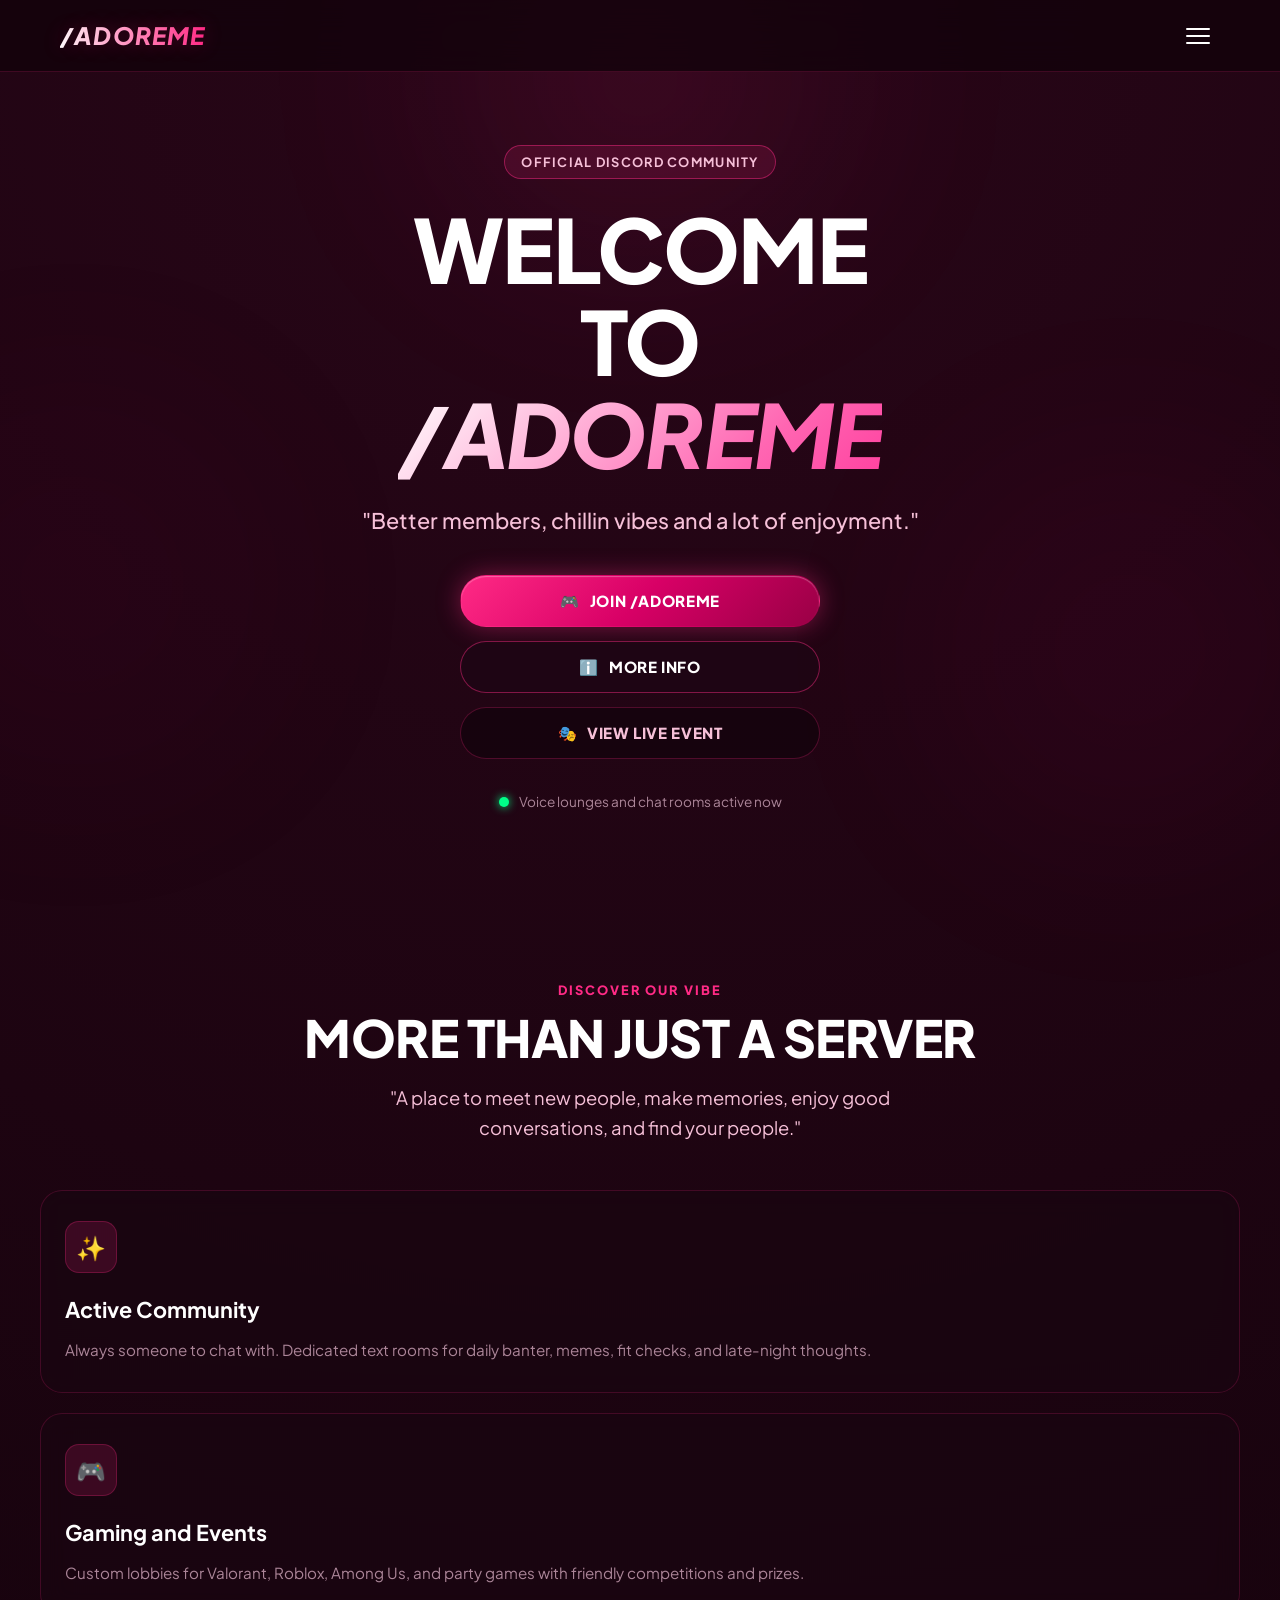
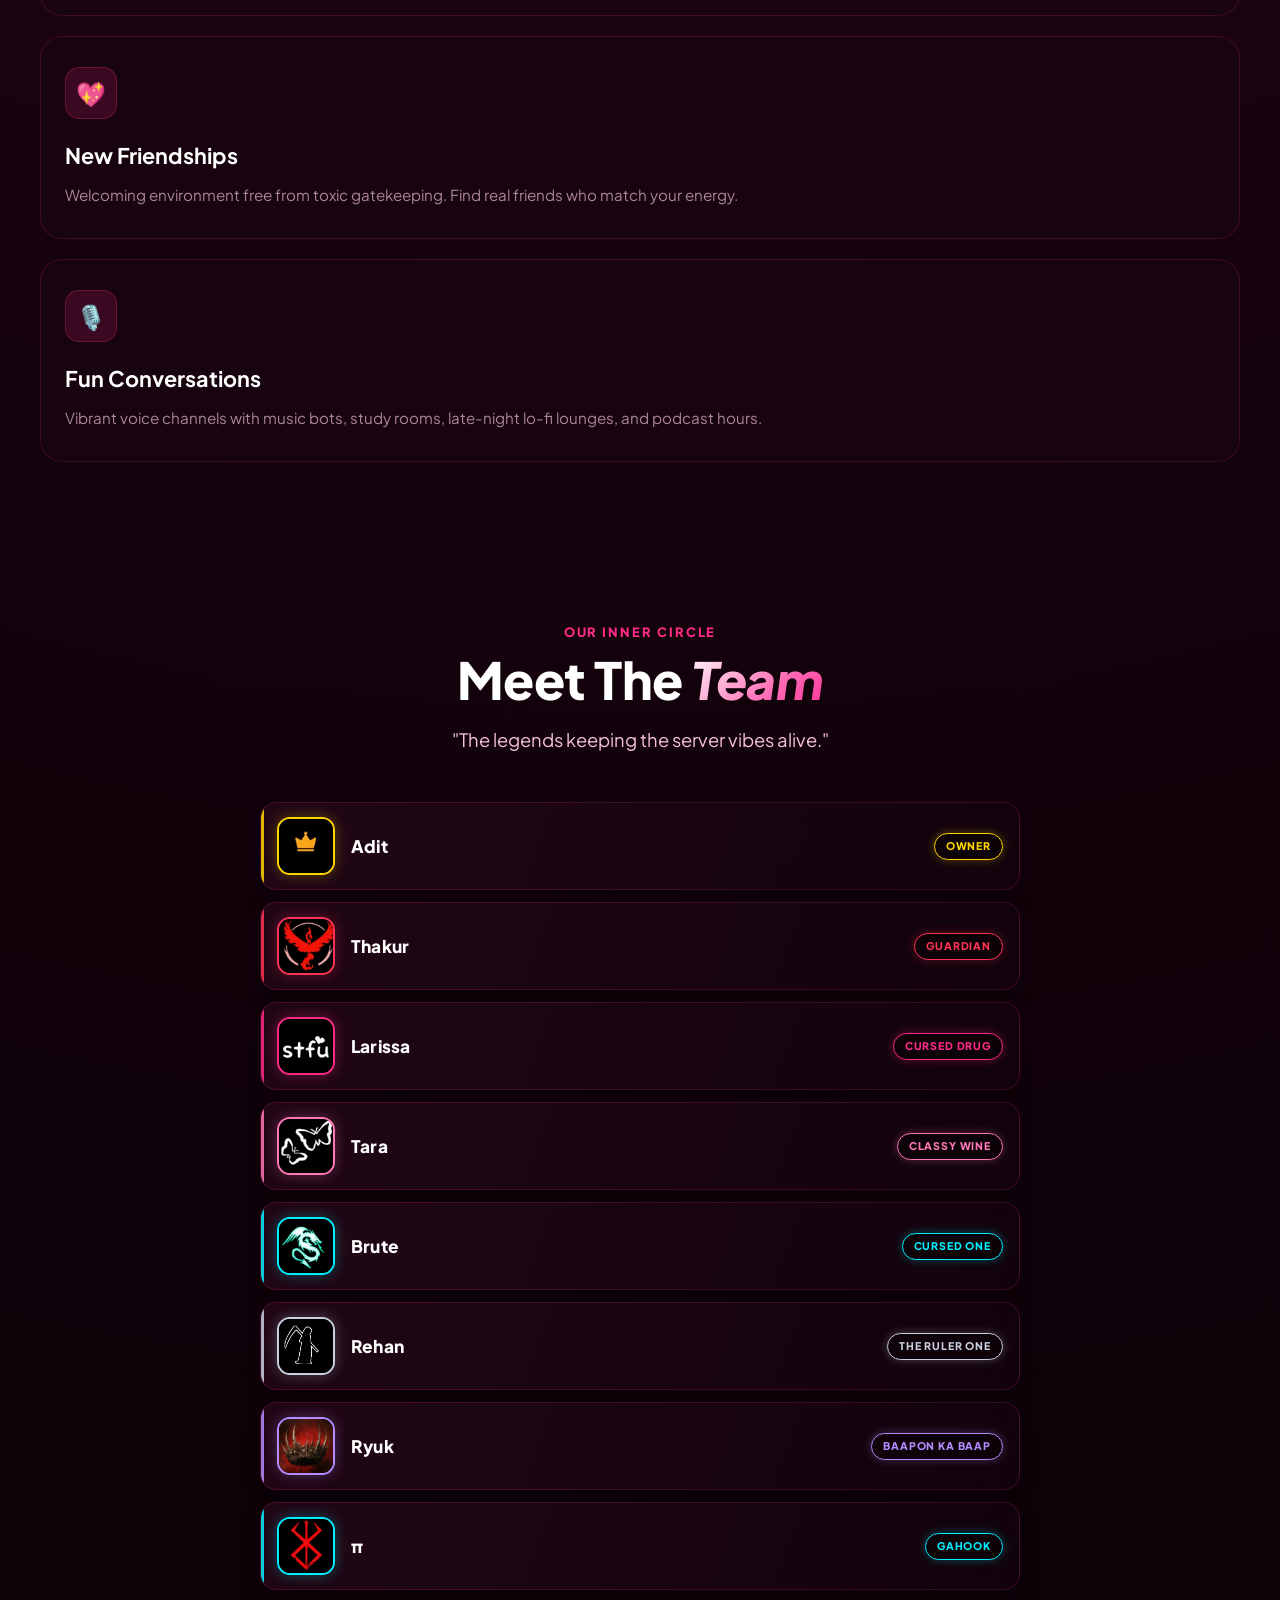
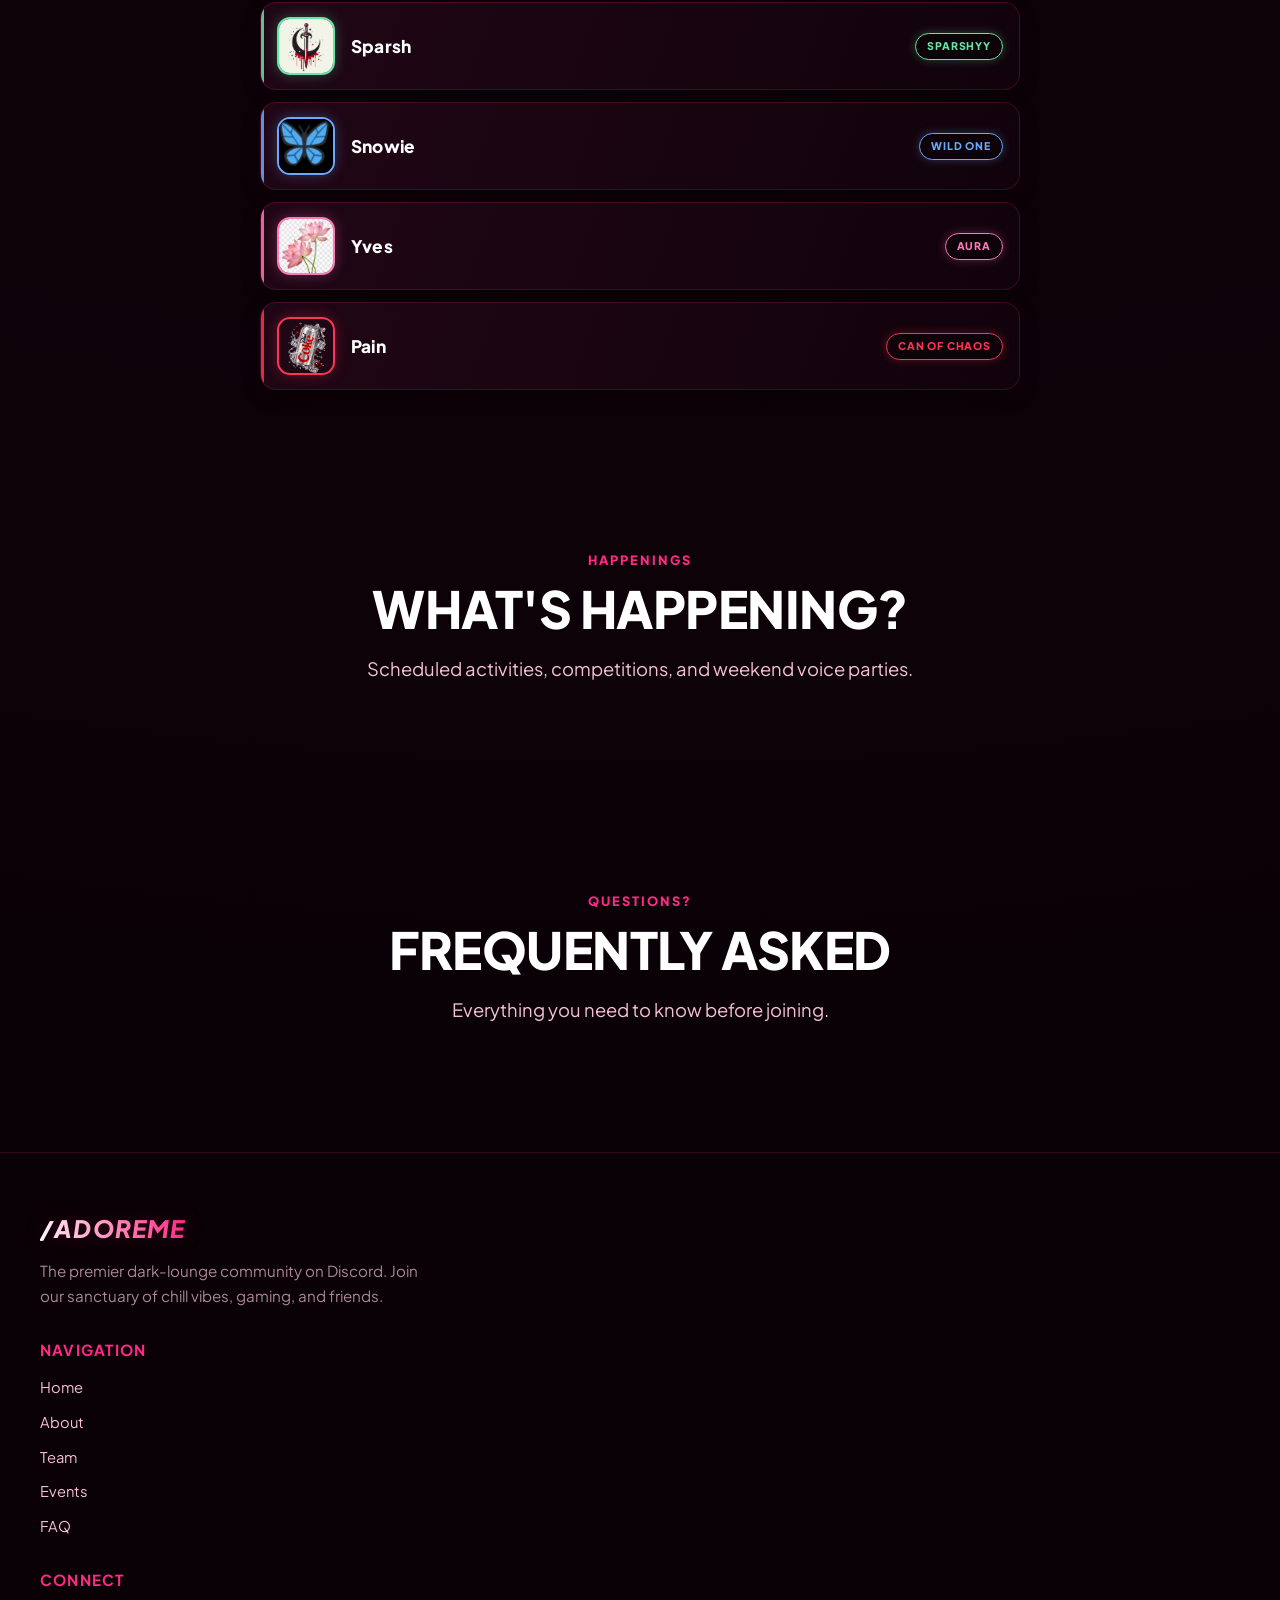
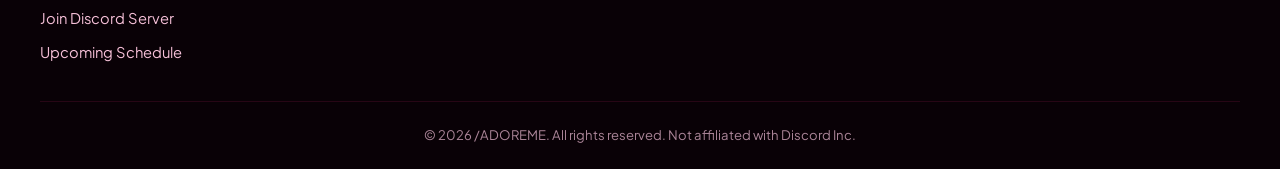
<file: index.html>
<!DOCTYPE html>
<html lang="en">
<head>
  <meta charset="UTF-8" />
  <meta name="viewport" content="width=device-width, initial-scale=1.0, maximum-scale=5.0" />
  <meta name="theme-color" content="#0d0208" />
  <title>/ADOREME — Elite Discord Community</title>
  <meta name="description" content="Better members, chillin vibes and a lot of enjoyment. Join the /ADOREME community on Discord." />

  <link rel="preconnect" href="https://fonts.googleapis.com">
  <link rel="preconnect" href="https://fonts.gstatic.com" crossorigin>
  <link href="https://fonts.googleapis.com/css2?family=Plus+Jakarta+Sans:ital,wght@0,400;0,500;0,600;0,700;0,800;1,700;1,800&display=swap" rel="stylesheet">

  <!-- Use ONE stylesheet only. The correct filename is style.css. -->
  <link rel="stylesheet" href="./style.css" />
</head>
<body>
  <canvas id="ambient-canvas" aria-hidden="true"></canvas>
  <div class="ambient-glow glow-top" aria-hidden="true"></div>
  <div class="ambient-glow glow-center" aria-hidden="true"></div>
  <div class="ambient-glow glow-bottom" aria-hidden="true"></div>

  <header class="site-header" id="header">
    <div class="header-container">
      <a href="#hero" class="brand-logo" aria-label="Adoreme Home">
        <span class="brand-text">/ADOREME</span>
      </a>

      <nav class="desktop-nav" aria-label="Main Navigation">
        <a href="#about" class="nav-link">About</a>
        <a href="#team" class="nav-link">Team</a>
        <a href="#events" class="nav-link">Events</a>
        <a href="#faq" class="nav-link">FAQ</a>
        <a href="#" class="btn-nav join-discord-trigger" target="_blank" rel="noopener noreferrer">Join Server</a>
      </nav>

      <button class="mobile-menu-toggle" id="menuToggle" aria-label="Toggle navigation menu" aria-expanded="false">
        <span class="bar bar-1"></span>
        <span class="bar bar-2"></span>
        <span class="bar bar-3"></span>
      </button>
    </div>

    <div class="mobile-drawer" id="mobileDrawer" aria-hidden="true">
      <nav class="mobile-nav-links" aria-label="Mobile Navigation">
        <a href="#about" class="mobile-link">About</a>
        <a href="#team" class="mobile-link">Team</a>
        <a href="#events" class="mobile-link">Events</a>
        <a href="#faq" class="mobile-link">FAQ</a>
        <a href="#" class="mobile-cta join-discord-trigger" target="_blank" rel="noopener noreferrer">🎮 Join Discord</a>
      </nav>
    </div>
  </header>

  <main>
    <section class="hero-section" id="hero">
      <div class="hero-content">
        <span class="hero-pill">Official Discord Community</span>
        <h1 class="hero-title">
          <span class="title-line">WELCOME</span>
          <span class="title-line">TO</span>
          <span class="title-line gradient-brand">/ADOREME</span>
        </h1>
        <p class="hero-subtitle">"Better members, chillin vibes and a lot of enjoyment."</p>

        <div class="hero-cta-group">
          <a href="#" class="btn btn-primary join-discord-trigger" target="_blank" rel="noopener noreferrer">
            <span class="btn-icon">🎮</span><span class="btn-text">JOIN /ADOREME</span>
          </a>
          <a href="#about" class="btn btn-secondary">
            <span class="btn-icon">ℹ️</span><span class="btn-text">MORE INFO</span>
          </a>
          <button type="button" class="btn btn-tertiary" id="viewEventBtn">
            <span class="btn-icon">🎭</span><span class="btn-text">VIEW LIVE EVENT</span>
          </button>
        </div>

        <div class="server-status-pill">
          <span class="pulse-indicator"></span>
          <span class="status-text">Voice lounges and chat rooms active now</span>
        </div>
      </div>
    </section>

    <section class="about-section" id="about">
      <div class="section-container">
        <div class="section-header">
          <span class="section-eyebrow">DISCOVER OUR VIBE</span>
          <h2 class="section-title">MORE THAN JUST A SERVER</h2>
          <p class="section-desc">"A place to meet new people, make memories, enjoy good conversations, and find your people."</p>
        </div>

        <div class="feature-grid">
          <article class="feature-card">
            <div class="feature-icon-wrapper">✨</div>
            <h3 class="feature-title">Active Community</h3>
            <p class="feature-text">Always someone to chat with. Dedicated text rooms for daily banter, memes, fit checks, and late-night thoughts.</p>
          </article>
          <article class="feature-card">
            <div class="feature-icon-wrapper">🎮</div>
            <h3 class="feature-title">Gaming and Events</h3>
            <p class="feature-text">Custom lobbies for Valorant, Roblox, Among Us, and party games with friendly competitions and prizes.</p>
          </article>
          <article class="feature-card">
            <div class="feature-icon-wrapper">💖</div>
            <h3 class="feature-title">New Friendships</h3>
            <p class="feature-text">Welcoming environment free from toxic gatekeeping. Find real friends who match your energy.</p>
          </article>
          <article class="feature-card">
            <div class="feature-icon-wrapper">🎙️</div>
            <h3 class="feature-title">Fun Conversations</h3>
            <p class="feature-text">Vibrant voice channels with music bots, study rooms, late-night lo-fi lounges, and podcast hours.</p>
          </article>
        </div>
      </div>
    </section>

    <section class="team-section" id="team">
      <div class="section-container">
        <div class="section-header">
          <span class="section-eyebrow">OUR INNER CIRCLE</span>
          <h2 class="section-title">Meet The <span class="gradient-brand">Team</span></h2>
          <p class="section-desc">"The legends keeping the server vibes alive."</p>
        </div>
        <div class="team-stack" id="teamContainer" role="list">
          <div class="team-loading">Loading /ADOREME team roster...</div>
        </div>
      </div>
    </section>

    <section class="events-section" id="events">
      <div class="section-container">
        <div class="section-header">
          <span class="section-eyebrow">HAPPENINGS</span>
          <h2 class="section-title">WHAT'S HAPPENING?</h2>
          <p class="section-desc">Scheduled activities, competitions, and weekend voice parties.</p>
        </div>
        <div class="events-grid" id="eventsContainer"></div>
      </div>
    </section>

    <section class="faq-section" id="faq">
      <div class="section-container">
        <div class="section-header">
          <span class="section-eyebrow">QUESTIONS?</span>
          <h2 class="section-title">FREQUENTLY ASKED</h2>
          <p class="section-desc">Everything you need to know before joining.</p>
        </div>
        <div class="accordion" id="faqAccordion"></div>
      </div>
    </section>
  </main>

  <footer class="site-footer">
    <div class="footer-container">
      <div class="footer-brand">
        <a href="#hero" class="brand-logo"><span class="brand-text">/ADOREME</span></a>
        <p class="footer-tagline">The premier dark-lounge community on Discord. Join our sanctuary of chill vibes, gaming, and friends.</p>
      </div>

      <div class="footer-links-group">
        <h4 class="footer-heading">Navigation</h4>
        <ul class="footer-links">
          <li><a href="#hero">Home</a></li>
          <li><a href="#about">About</a></li>
          <li><a href="#team">Team</a></li>
          <li><a href="#events">Events</a></li>
          <li><a href="#faq">FAQ</a></li>
        </ul>
      </div>

      <div class="footer-links-group">
        <h4 class="footer-heading">Connect</h4>
        <ul class="footer-links">
          <li><a href="#" class="join-discord-trigger" target="_blank" rel="noopener noreferrer">Join Discord Server</a></li>
          <li><a href="#events" id="footerEventLink">Upcoming Schedule</a></li>
        </ul>
      </div>
    </div>

    <div class="footer-bottom">
      <p>&copy; <span id="currentYear"></span> /ADOREME. All rights reserved. Not affiliated with Discord Inc.</p>
    </div>
  </footer>

  <div class="modal-backdrop" id="eventModal" aria-hidden="true" role="dialog" aria-modal="true">
    <div class="modal-card">
      <button class="modal-close" id="closeModalBtn" aria-label="Close dialog">&times;</button>
      <div class="modal-icon">🎭</div>
      <h3 class="modal-title" id="modalTitle">No Live Event Scheduled</h3>
      <p class="modal-body" id="modalBody">There is no live stream or voice stage happening at this exact moment. Join our Discord community to get notified the second the next event begins!</p>
      <div class="modal-actions">
        <a href="#" class="btn btn-primary join-discord-trigger" target="_blank" rel="noopener noreferrer">🎮 Join Discord For Updates</a>
      </div>
    </div>
  </div>

  <script type="module" src="./app.js"></script>
</body>
      </html>
</file>
<file: style.css>
@import url('https://fonts.googleapis.com/css2?family=Plus+Jakarta+Sans:wght@400;500;600;700;800&display=swap');

/* ====================================================================
   ADOREME — DARK BURGUNDY & NEON MAGENTA
==================================================================== */
:root {
  --bg-darkest: #070105;
  --bg-burgundy: #13030c;
  --bg-card: rgba(26, 6, 17, 0.72);
  --bg-card-hover: rgba(38, 10, 25, 0.92);
  --accent-pink: #ff2a85;
  --accent-magenta: #ff007f;
  --accent-glow: rgba(255, 42, 133, 0.35);
  --accent-gold: #ffd700;
  --accent-gold-glow: rgba(255, 215, 0, 0.3);
  --accent-red: #ff3355;
  --accent-red-glow: rgba(255, 51, 85, 0.3);
  --accent-cyan: #00f0ff;
  --accent-cyan-glow: rgba(0, 240, 255, 0.3);
  --accent-white: #fff;
  --accent-white-glow: rgba(255, 255, 255, 0.3);
  --border-subtle: rgba(255, 42, 133, 0.18);
  --border-bright: rgba(255, 42, 133, 0.45);
  --text-primary: #fff;
  --text-secondary: #f6c0d8;
  --text-muted: #ab8598;
  --font-display: 'Plus Jakarta Sans', -apple-system, BlinkMacSystemFont, sans-serif;
  --font-body: 'Plus Jakarta Sans', -apple-system, BlinkMacSystemFont, sans-serif;
  --header-height: 72px;
  --transition-smooth: all 0.28s cubic-bezier(0.16, 1, 0.3, 1);
  --radius-sm: 8px;
  --radius-md: 14px;
  --radius-lg: 22px;
  --radius-full: 9999px;
}

*, *::before, *::after {
  box-sizing: border-box;
  margin: 0;
  padding: 0;
  -webkit-tap-highlight-color: transparent;
}

html {
  scroll-behavior: smooth;
  scroll-padding-top: calc(var(--header-height) + 16px);
  background: var(--bg-darkest);
  color: var(--text-primary);
  font-family: var(--font-body);
  overflow-x: hidden;
}

body {
  position: relative;
  min-height: 100vh;
  overflow-x: hidden;
  line-height: 1.6;
  background: radial-gradient(circle at 50% 0%, #290618 0%, #11020a 50%, var(--bg-darkest) 100%);
}

button, input, textarea, select { font: inherit; }
a { -webkit-tap-highlight-color: transparent; }

@media (prefers-reduced-motion: reduce) {
  *, *::before, *::after {
    animation-duration: 0.01ms !important;
    animation-iteration-count: 1 !important;
    transition-duration: 0.01ms !important;
    scroll-behavior: auto !important;
  }
}

/* BACKGROUND ATMOSPHERE */
#ambient-canvas {
  position: fixed;
  inset: 0;
  width: 100%;
  height: 100%;
  pointer-events: none;
  z-index: 0;
}

.ambient-glow {
  position: fixed;
  pointer-events: none;
  border-radius: 50%;
  filter: blur(120px);
  z-index: 0;
  opacity: 0.4;
}

.glow-top {
  top: -100px;
  left: 50%;
  transform: translateX(-50%);
  width: 600px;
  height: 350px;
  background: radial-gradient(circle, rgba(255, 42, 133, 0.45), transparent 70%);
}
.glow-center {
  top: 40%;
  left: -150px;
  width: 450px;
  height: 450px;
  background: radial-gradient(circle, rgba(163, 10, 80, 0.3), transparent 70%);
}
.glow-bottom {
  bottom: 0;
  right: -100px;
  width: 500px;
  height: 500px;
  background: radial-gradient(circle, rgba(255, 0, 128, 0.25), transparent 70%);
}

.gradient-brand {
  font-style: italic;
  background: linear-gradient(135deg, #fff 0%, #ff66b2 40%, #ff007f 80%, #ff2a85 100%);
  background-size: 200% auto;
  -webkit-background-clip: text;
  background-clip: text;
  -webkit-text-fill-color: transparent;
  animation: shineGradient 6s ease infinite;
}
@keyframes shineGradient {
  0%, 100% { background-position: 0% 50%; }
  50% { background-position: 100% 50%; }
}

/* HEADER */
.site-header {
  position: sticky;
  top: 0;
  width: 100%;
  height: var(--header-height);
  background: rgba(19, 3, 12, 0.82);
  backdrop-filter: blur(16px);
  -webkit-backdrop-filter: blur(16px);
  border-bottom: 1px solid var(--border-subtle);
  z-index: 100;
  display: flex;
  align-items: center;
}
.header-container {
  width: 100%;
  max-width: 1200px;
  margin: 0 auto;
  padding: 0 20px;
  display: flex;
  align-items: center;
  justify-content: space-between;
}
.brand-logo {
  display: inline-flex;
  align-items: center;
  text-decoration: none;
}
.brand-text {
  font-family: var(--font-display);
  font-size: 1.5rem;
  font-weight: 900;
  font-style: italic;
  letter-spacing: 0.05em;
  background: linear-gradient(90deg, #fff, #ff2a85);
  -webkit-background-clip: text;
  background-clip: text;
  -webkit-text-fill-color: transparent;
  text-shadow: 0 0 20px rgba(255, 42, 133, 0.25);
}
.desktop-nav {
  display: none;
  align-items: center;
  gap: 24px;
}
.desktop-nav .nav-link {
  color: var(--text-secondary);
  text-decoration: none;
  font-weight: 600;
  font-size: 0.95rem;
  transition: var(--transition-smooth);
}
.desktop-nav .nav-link:hover {
  color: #fff;
  text-shadow: 0 0 10px var(--accent-pink);
}
.btn-nav {
  display: inline-flex;
  align-items: center;
  justify-content: center;
  background: linear-gradient(135deg, #ff2a85, #b80058);
  color: #fff;
  text-decoration: none;
  padding: 8px 18px;
  border-radius: var(--radius-full);
  font-size: 0.9rem;
  font-weight: 700;
  box-shadow: 0 0 16px rgba(255, 42, 133, 0.4);
  transition: var(--transition-smooth);
}
.btn-nav:hover { transform: translateY(-2px); box-shadow: 0 0 24px rgba(255, 42, 133, 0.7); }

.mobile-menu-toggle {
  background: transparent;
  border: 0;
  cursor: pointer;
  width: 44px;
  height: 44px;
  display: flex;
  flex-direction: column;
  justify-content: center;
  align-items: center;
  gap: 5px;
  z-index: 110;
}
.mobile-menu-toggle .bar {
  width: 24px;
  height: 2px;
  background: #fff;
  border-radius: 2px;
  transition: var(--transition-smooth);
}
.mobile-menu-toggle[aria-expanded="true"] .bar-1 { transform: translateY(7px) rotate(45deg); background: var(--accent-pink); }
.mobile-menu-toggle[aria-expanded="true"] .bar-2 { opacity: 0; }
.mobile-menu-toggle[aria-expanded="true"] .bar-3 { transform: translateY(-7px) rotate(-45deg); background: var(--accent-pink); }

.mobile-drawer {
  position: absolute;
  top: var(--header-height);
  left: 0;
  width: 100%;
  background: rgba(14, 2, 9, 0.97);
  backdrop-filter: blur(20px);
  -webkit-backdrop-filter: blur(20px);
  border-bottom: 1px solid var(--border-bright);
  padding: 24px 20px 30px;
  transform: translateY(-120%);
  opacity: 0;
  pointer-events: none;
  transition: transform 0.35s ease, opacity 0.3s ease;
  z-index: 99;
}
.mobile-drawer.open { transform: translateY(0); opacity: 1; pointer-events: auto; }
.mobile-nav-links { display: flex; flex-direction: column; gap: 12px; }
.mobile-link {
  color: #fff;
  text-decoration: none;
  font-size: 1.1rem;
  font-weight: 700;
  padding: 10px 0;
  border-bottom: 1px solid rgba(255, 42, 133, 0.12);
}
.mobile-cta {
  display: block;
  text-align: center;
  margin-top: 8px;
  padding: 13px 20px;
  border-radius: var(--radius-full);
  background: linear-gradient(135deg, var(--accent-pink), #a4004e);
  color: #fff;
  font-weight: 800;
  text-decoration: none;
  box-shadow: 0 0 20px rgba(255, 42, 133, 0.35);
}

/* HERO */
.hero-section {
  position: relative;
  z-index: 1;
  padding: 70px 20px 85px;
  min-height: calc(100vh - var(--header-height));
  display: flex;
  align-items: center;
  justify-content: center;
  text-align: center;
}
.hero-content {
  width: 100%;
  max-width: 800px;
  margin: 0 auto;
  display: flex;
  flex-direction: column;
  align-items: center;
}
.hero-pill {
  display: inline-flex;
  align-items: center;
  font-size: 0.8rem;
  font-weight: 700;
  text-transform: uppercase;
  letter-spacing: 0.1em;
  padding: 6px 16px;
  border-radius: var(--radius-full);
  background: rgba(255, 42, 133, 0.12);
  border: 1px solid var(--border-bright);
  color: var(--text-secondary);
  margin-bottom: 24px;
}
.hero-title {
  font-family: var(--font-display);
  font-size: clamp(2.7rem, 11vw, 5.5rem);
  font-weight: 900;
  line-height: 1.05;
  letter-spacing: -0.02em;
  text-transform: uppercase;
  margin-bottom: 24px;
}
.title-line { display: block; }
.hero-subtitle {
  font-size: clamp(1.05rem, 4vw, 1.35rem);
  color: var(--text-secondary);
  font-weight: 500;
  max-width: 580px;
  margin-bottom: 36px;
}
.hero-cta-group {
  display: flex;
  flex-direction: column;
  width: 100%;
  max-width: 360px;
  gap: 14px;
  margin-bottom: 32px;
}
.btn {
  display: inline-flex;
  align-items: center;
  justify-content: center;
  gap: 10px;
  width: 100%;
  min-height: 52px;
  padding: 12px 24px;
  font-family: var(--font-body);
  font-size: 0.95rem;
  font-weight: 800;
  text-transform: uppercase;
  letter-spacing: 0.04em;
  text-decoration: none;
  border-radius: var(--radius-full);
  cursor: pointer;
  transition: var(--transition-smooth);
  position: relative;
  border: 1px solid transparent;
}
.btn:active { transform: scale(0.97); }
.btn-primary {
  background: linear-gradient(135deg, #ff2a85, #d80066 50%, #990045);
  color: #fff;
  box-shadow: 0 0 25px rgba(255, 42, 133, 0.4), inset 0 1px 1px rgba(255,255,255,0.3);
}
.btn-primary:hover { box-shadow: 0 0 35px rgba(255, 42, 133, 0.65); transform: translateY(-2px); }
.btn-secondary {
  background: rgba(30, 7, 20, 0.85);
  color: #fff;
  border-color: var(--border-bright);
}
.btn-secondary:hover { background: rgba(50, 12, 33, 0.95); transform: translateY(-2px); }
.btn-tertiary {
  background: rgba(20, 4, 14, 0.85);
  color: var(--text-secondary);
  border-color: rgba(255, 42, 133, 0.25);
}
.btn-tertiary:hover { color: #fff; border-color: var(--accent-cyan); transform: translateY(-2px); }
.server-status-pill {
  display: inline-flex;
  align-items: center;
  gap: 10px;
  font-size: 0.85rem;
  color: var(--text-muted);
}
.pulse-indicator {
  width: 10px;
  height: 10px;
  flex: 0 0 10px;
  border-radius: 50%;
  background: #00ff88;
  box-shadow: 0 0 10px #00ff88;
  animation: pulse 2s infinite;
}
@keyframes pulse {
  0% { transform: scale(0.95); box-shadow: 0 0 0 0 rgba(0,255,136,0.7); }
  70% { transform: scale(1); box-shadow: 0 0 0 8px rgba(0,255,136,0); }
  100% { transform: scale(0.95); box-shadow: 0 0 0 0 rgba(0,255,136,0); }
}

/* COMMON SECTIONS */
section { position: relative; z-index: 1; padding: 80px 20px; }
.section-container { width: 100%; max-width: 1200px; margin: 0 auto; }
.section-header { text-align: center; margin: 0 auto 48px; }
.section-eyebrow {
  display: block;
  font-size: 0.8rem;
  font-weight: 800;
  letter-spacing: 0.15em;
  color: var(--accent-pink);
  margin-bottom: 8px;
  text-transform: uppercase;
}
.section-title {
  font-family: var(--font-display);
  font-size: clamp(2rem, 6vw, 3.2rem);
  font-weight: 900;
  line-height: 1.15;
  margin-bottom: 16px;
  letter-spacing: -0.01em;
}
.section-desc {
  max-width: 620px;
  margin: 0 auto;
  color: var(--text-secondary);
  font-size: clamp(1rem, 3.5vw, 1.15rem);
}

/* ABOUT CARDS */
.feature-grid { display: grid; grid-template-columns: 1fr; gap: 20px; }
.feature-card {
  background: var(--bg-card);
  border: 1px solid var(--border-subtle);
  border-radius: var(--radius-lg);
  padding: 30px 24px;
  backdrop-filter: blur(12px);
  -webkit-backdrop-filter: blur(12px);
  transition: var(--transition-smooth);
}
.feature-card:hover {
  transform: translateY(-4px);
  border-color: var(--border-bright);
  box-shadow: 0 12px 30px rgba(255, 42, 133, 0.15);
}
.feature-icon-wrapper {
  width: 52px;
  height: 52px;
  border-radius: var(--radius-md);
  background: rgba(255, 42, 133, 0.15);
  display: flex;
  align-items: center;
  justify-content: center;
  font-size: 1.5rem;
  margin-bottom: 20px;
  border: 1px solid rgba(255, 42, 133, 0.25);
}
.feature-title { font-size: 1.35rem; font-weight: 700; margin-bottom: 10px; }
.feature-text { color: var(--text-muted); font-size: 0.95rem; }

/* TEAM — COMPACT HORIZONTAL RECTANGULAR CARDS */
.team-stack {
  display: grid;
  grid-template-columns: 1fr;
  gap: 12px;
  max-width: 760px;
  margin: 0 auto;
}
.team-loading { text-align: center; color: var(--text-muted); padding: 40px; }
.team-card {
  position: relative;
  overflow: hidden;
  display: flex;
  flex-direction: row;
  align-items: center;
  gap: 16px;
  min-width: 0;
  padding: 14px 16px;
  text-align: left;
  background: linear-gradient(110deg, rgba(34, 7, 23, 0.92), rgba(18, 3, 12, 0.88));
  border: 1px solid rgba(255, 42, 133, 0.18);
  border-radius: 16px;
  box-shadow: 0 6px 18px rgba(0, 0, 0, 0.28);
  backdrop-filter: blur(12px);
  -webkit-backdrop-filter: blur(12px);
  transition: transform 0.25s ease, border-color 0.25s ease, box-shadow 0.25s ease;
  animation: teamEnter 0.45s both;
}
@keyframes teamEnter {
  from { opacity: 0; transform: translateY(10px); }
  to { opacity: 1; transform: translateY(0); }
}
.team-card::after {
  content: '';
  position: absolute;
  top: 0;
  bottom: 0;
  left: 0;
  width: 3px;
  background: var(--role-accent, var(--accent-pink));
  opacity: 0.85;
}
.team-card:hover {
  transform: translateY(-2px);
  border-color: var(--role-accent, var(--accent-pink));
  box-shadow: 0 10px 26px var(--role-glow, var(--accent-glow));
}
.team-avatar-wrapper {
  position: relative;
  width: 58px;
  height: 58px;
  flex: 0 0 58px;
}
.team-avatar {
  display: block;
  width: 100%;
  height: 100%;
  object-fit: cover;
  border-radius: 13px;
  border: 2px solid var(--role-accent, var(--accent-pink));
  box-shadow: 0 0 14px var(--role-glow, var(--accent-glow));
}
.team-details {
  display: flex;
  flex: 1;
  min-width: 0;
  flex-wrap: wrap;
  align-items: center;
  justify-content: space-between;
  gap: 8px 12px;
}
.team-name {
  color: #fff;
  font-size: 1.08rem;
  font-weight: 800;
  letter-spacing: 0.01em;
  line-height: 1.25;
  overflow-wrap: anywhere;
}
.role-badge {
  display: inline-block;
  max-width: 100%;
  padding: 5px 11px;
  border-radius: var(--radius-full);
  border: 1px solid var(--role-accent, var(--accent-pink));
  color: var(--role-accent, var(--accent-pink));
  background: rgba(0, 0, 0, 0.28);
  box-shadow: 0 0 10px var(--role-glow, var(--accent-glow));
  font-size: 0.66rem;
  font-weight: 800;
  text-transform: uppercase;
  letter-spacing: 0.08em;
  line-height: 1.35;
  text-align: center;
  overflow-wrap: anywhere;
}
.team-card[data-accent="gold"] { --role-accent: var(--accent-gold); --role-glow: var(--accent-gold-glow); }
.team-card[data-accent="red"] { --role-accent: var(--accent-red); --role-glow: var(--accent-red-glow); }
.team-card[data-accent="cyan"] { --role-accent: var(--accent-cyan); --role-glow: var(--accent-cyan-glow); }
.team-card[data-accent="magenta"] { --role-accent: var(--accent-pink); --role-glow: var(--accent-glow); }
.team-card[data-accent="pink"] { --role-accent: #ff78b7; --role-glow: rgba(255,120,183,0.3); }
.team-card[data-accent="purple"] { --role-accent: #b58cff; --role-glow: rgba(181,140,255,0.3); }
.team-card[data-accent="green"] { --role-accent: #65e6a4; --role-glow: rgba(101,230,164,0.3); }
.team-card[data-accent="blue"] { --role-accent: #6ca8ff; --role-glow: rgba(108,168,255,0.3); }
.team-card[data-accent="silver"] { --role-accent: #c8d0df; --role-glow: rgba(200,208,223,0.3); }
.team-card[data-accent="white"] { --role-accent: var(--accent-white); --role-glow: var(--accent-white-glow); }

/* EVENTS */
.events-grid {
  display: grid;
  grid-template-columns: 1fr;
  gap: 20px;
  max-width: 900px;
  margin: 0 auto;
}
.event-card {
  background: var(--bg-card);
  border: 1px solid var(--border-subtle);
  border-radius: var(--radius-lg);
  padding: 28px;
  backdrop-filter: blur(14px);
  position: relative;
  transition: var(--transition-smooth);
}
.event-card:hover { border-color: var(--border-bright); box-shadow: 0 10px 30px rgba(255,42,133,0.18); }
.event-header { display: flex; justify-content: space-between; align-items: center; margin-bottom: 14px; }
.event-time { font-size: 0.8rem; font-weight: 700; text-transform: uppercase; color: var(--accent-pink); letter-spacing: 0.08em; }
.event-title { font-size: 1.4rem; margin-bottom: 10px; }
.event-desc { color: var(--text-muted); font-size: 0.95rem; margin-bottom: 20px; }
.event-btn {
  display: inline-flex;
  align-items: center;
  gap: 8px;
  padding: 10px 20px;
  border-radius: var(--radius-full);
  background: rgba(255,42,133,0.15);
  color: #fff;
  border: 1px solid var(--border-bright);
  font-weight: 700;
  font-size: 0.85rem;
  cursor: pointer;
  transition: var(--transition-smooth);
}
.event-btn:hover { background: var(--accent-pink); box-shadow: 0 0 16px var(--accent-pink); }

/* FAQ */
.accordion { max-width: 760px; margin: 0 auto; display: flex; flex-direction: column; gap: 14px; }
.accordion-item {
  background: var(--bg-card);
  border: 1px solid var(--border-subtle);
  border-radius: var(--radius-md);
  overflow: hidden;
  transition: var(--transition-smooth);
}
.accordion-item.active { border-color: var(--border-bright); box-shadow: 0 4px 20px rgba(255,42,133,0.12); }
.accordion-header {
  width: 100%;
  padding: 20px;
  display: flex;
  align-items: center;
  justify-content: space-between;
  gap: 16px;
  background: transparent;
  border: 0;
  color: #fff;
  font-size: 1.05rem;
  font-weight: 700;
  text-align: left;
  cursor: pointer;
}
.accordion-chevron { flex: 0 0 auto; font-size: 1.25rem; color: var(--accent-pink); transition: transform 0.3s ease; }
.accordion-item.active .accordion-chevron { transform: rotate(180deg); }
.accordion-content { max-height: 0; overflow: hidden; transition: max-height 0.35s ease, padding 0.3s ease; padding: 0 20px; }
.accordion-item.active .accordion-content { padding: 0 20px 20px; }
.accordion-content p { color: var(--text-secondary); font-size: 0.95rem; line-height: 1.6; }

/* FOOTER — RESPONSIVE GRID AND CONSISTENT LINK COLORS */
.site-footer {
  position: relative;
  z-index: 1;
  border-top: 1px solid var(--border-subtle);
  background: rgba(10, 2, 7, 0.94);
  padding: 56px 20px 24px;
}
.footer-container {
  width: 100%;
  max-width: 1200px;
  margin: 0 auto 36px;
  display: grid;
  grid-template-columns: 1fr;
  gap: 30px;
}
.footer-brand { min-width: 0; }
.footer-tagline {
  color: var(--text-muted);
  font-size: 0.95rem;
  margin-top: 12px;
  max-width: 380px;
}
.footer-heading {
  font-size: 0.95rem;
  text-transform: uppercase;
  letter-spacing: 0.08em;
  color: var(--accent-pink);
  margin-bottom: 12px;
}
.footer-links {
  list-style: none;
  display: flex;
  flex-direction: column;
  gap: 9px;
}
.footer-links li { margin: 0; padding: 0; }
.footer-links a,
.footer-links a:visited {
  display: inline-block;
  color: var(--text-secondary);
  text-decoration: none;
  font-size: 0.92rem;
  transition: var(--transition-smooth);
}
.footer-links a:hover { color: #fff; padding-left: 4px; }
.footer-bottom {
  max-width: 1200px;
  margin: 0 auto;
  text-align: center;
  padding-top: 22px;
  border-top: 1px solid rgba(255,42,133,0.12);
  color: var(--text-muted);
  font-size: 0.82rem;
}

/* EVENT MODAL */
.modal-backdrop {
  position: fixed;
  inset: 0;
  z-index: 200;
  display: flex;
  align-items: center;
  justify-content: center;
  padding: 20px;
  background: rgba(5, 0, 4, 0.86);
  backdrop-filter: blur(12px);
  -webkit-backdrop-filter: blur(12px);
  opacity: 0;
  visibility: hidden;
  pointer-events: none;
  transition: 0.3s ease;
}
.modal-backdrop.active { opacity: 1; visibility: visible; pointer-events: auto; }
.modal-card {
  position: relative;
  width: 100%;
  max-width: 440px;
  max-height: min(85vh, 680px);
  overflow-y: auto;
  padding: 36px 26px;
  text-align: center;
  border-radius: 22px;
  background: linear-gradient(160deg, #300d20, #13030c);
  border: 1px solid rgba(255,42,133,0.35);
  box-shadow: 0 20px 70px rgba(0,0,0,0.65), 0 0 30px rgba(255,42,133,0.12);
}
.modal-close {
  position: absolute;
  top: 12px;
  right: 14px;
  width: 36px;
  height: 36px;
  border: 1px solid var(--border-subtle);
  border-radius: 50%;
  background: rgba(255,42,133,0.12);
  color: #fff;
  font-size: 25px;
  line-height: 1;
  cursor: pointer;
}
.modal-icon { font-size: 2.5rem; margin-bottom: 16px; }
.modal-title { color: #fff; font-size: 1.5rem; font-weight: 800; margin-bottom: 14px; }
.modal-body { color: var(--text-secondary); font-size: 0.95rem; line-height: 1.7; margin-bottom: 25px; }
.modal-ac
</file>
